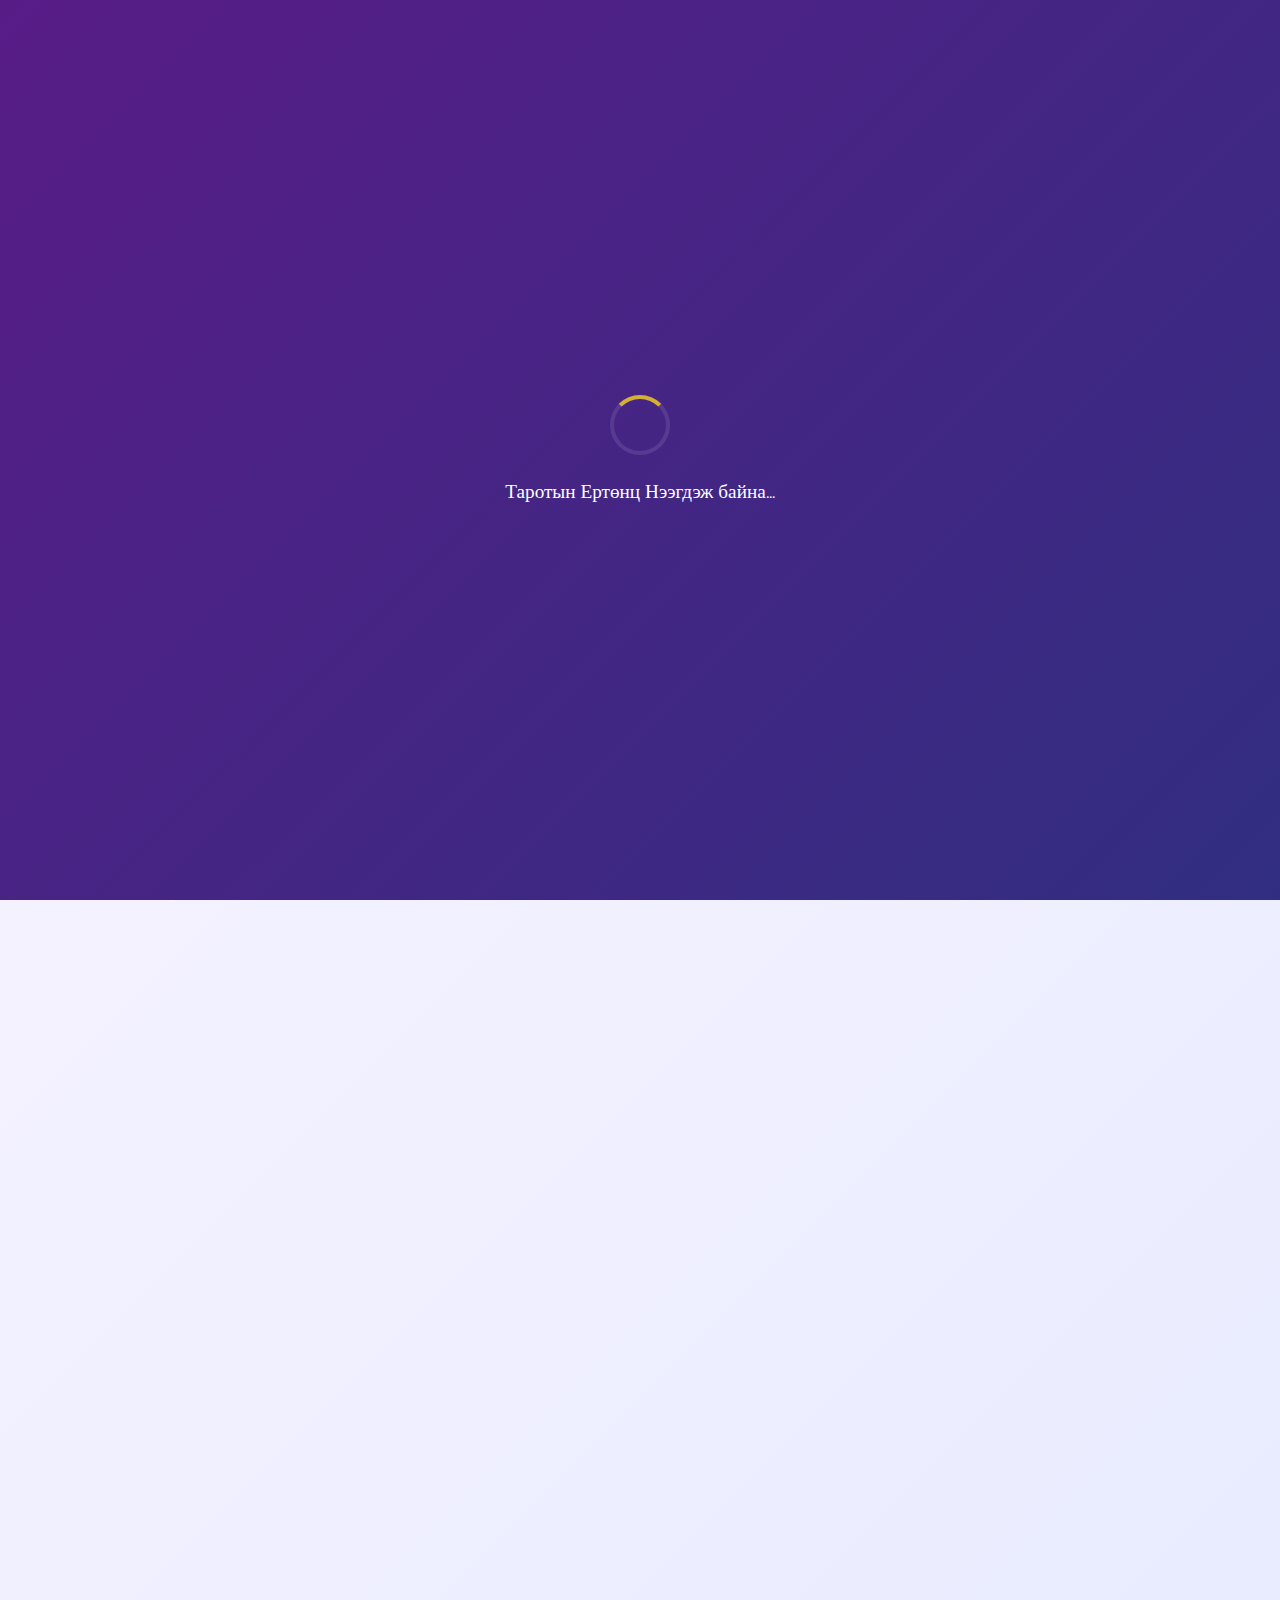
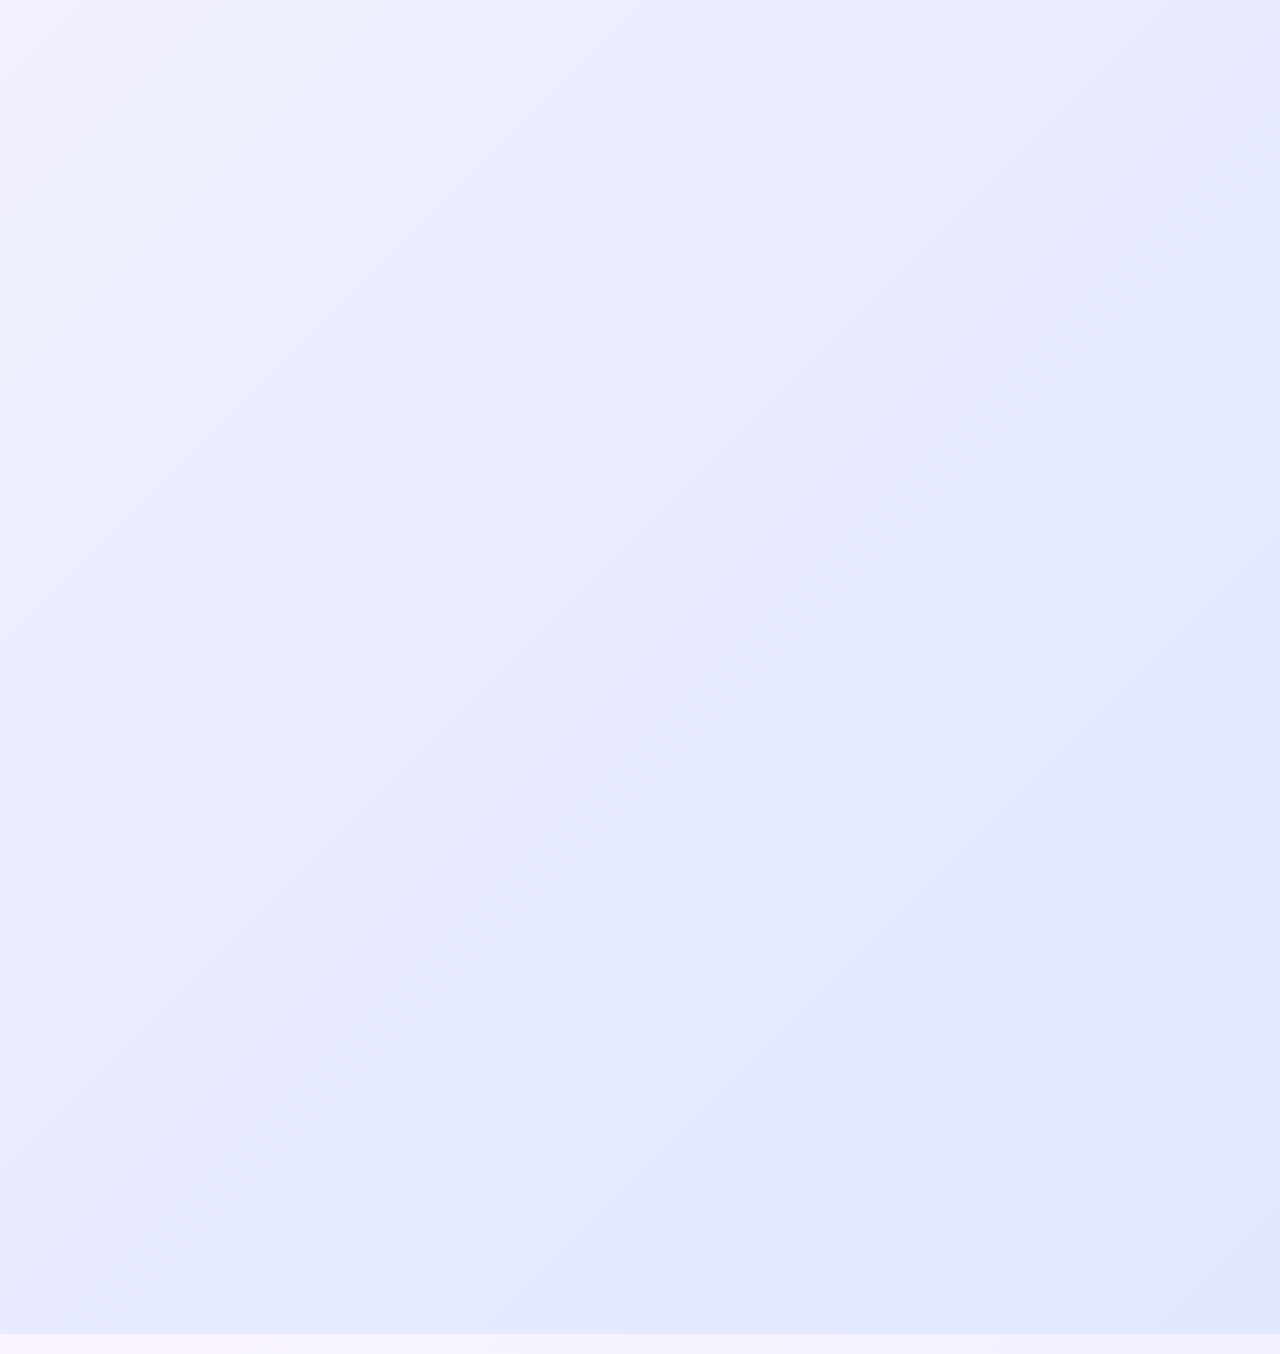
<file: index.html>
<!DOCTYPE html>
<html lang="en">
<head>
    <meta charset="UTF-8">
    <meta name="viewport" content="width=device-width, initial-scale=1.0">
    <title>Таротын Мэргэ - Tarot Reading</title>
    <link rel="stylesheet" href="https://cdnjs.cloudflare.com/ajax/libs/font-awesome/6.4.0/css/all.min.css">
    <link href="https://fonts.googleapis.com/css2?family=Inter:wght@300;400;500;600;700&family=Cinzel:wght@400;500;600;700&display=swap" rel="stylesheet">
     <link rel="stylesheet" href="styles.css">
     
   
</head>
<body>
    <!-- Буцах товч -->
<button id="global-back-button" class="back-button hidden" onclick="goBack()">
    <i class="fas fa-arrow-left"></i>
</button>
    <!-- Loading Screen -->
    <div id="loading" class="loading">
        <div class="loading-spinner"></div>
        <div class="loading-text">Таротын Ертөнц Нээгдэж байна...</div>
    </div>

    <!-- Particles Background -->
    <div id="particles" class="particles"></div>

    <!-- Star Field -->
    <div id="stars"></div>

    <!-- Floating Elements -->
    <div class="floating-element" style="top: 10%; left: 5%; font-size: 3rem;">✦</div>
    <div class="floating-element" style="top: 20%; right: 10%; font-size: 2rem;">♡</div>
    <div class="floating-element" style="bottom: 15%; left: 15%; font-size: 2.5rem;">☆</div>
    <div class="floating-element" style="bottom: 25%; right: 5%; font-size: 3rem;">☾</div>

    <!-- Home Page -->
    <div id="home-page" class="page">
        <!-- Navbar -->
        <nav class="navbar">
            <div class="container navbar-content">
                <div class="navbar-brand">
                    <i class="fas fa-moon"></i>
                    <span>Таротын Мэргэ</span>
                </div>
                <div class="navbar-links">
                    <a href="#home">Нүүр</a>
                    <a href="#about">Тухай</a>
                    <a href="#news">Мэдээ</a>
                    <a href="#blog">Блог</a>
                    <a href="#contact">Холбоо барих</a>
                    <div id="user-info" class="user-info hidden">
                        <span id="user-avatar">👤</span>
                        <span id="user-name">Батбаяр Доржхан</span>
                    </div>
                </div>
            </div>
        </nav>

        <!-- Hero Section -->
        <section class="hero">
           
            <div class="hero">
                <h1 class="hero-title">Таротын Мэргэ Авах</h1>
                <p class="hero-subtitle">Таны ирээдүйг нээж, удирдамж өгөх мэргэжлийн Tarot уншлага</p>
                
                <!-- Add these decorative tarot cards -->
                <div style="display: flex; justify-content: center; gap: 2rem; margin: 2rem 0;">
                    <div class="tarot-decoration"></div>
                    <div class="tarot-decoration moon-decoration"></div>
                    <div class="tarot-decoration star-decoration"></div>
                </div>
                
                <div id="login-button">
                    <button class="btn btn-blue btn-large" onclick="login()">
                        <i class="fab fa-facebook"></i> Facebook-аар нэвтрэх
                    </button>
                </div>
            </div>
            
        </section>

        <!-- Features Section -->
        <section class="features">
            <div class="container">
                <div class="grid grid-cols-1 md:grid-cols-3 gap-8">
                    <div class="card feature-card">
                        <div class="feature-icon">
                            <i class="fas fa-sparkles"></i>
                        </div>
                        <h3 class="feature-title">Tarot гэж юу вэ?</h3>
                        <p>Tarot бол 78 хөзрөөс бүрдсэн эртний зөгнөлийн систем юм. Энэ нь таны өнгөрсөн, одоо болон ирээдүйн талаар гүнзгий ойлголт өгдөг.</p>
                    </div>
                    
                    <div class="card feature-card">
                        <div class="feature-icon">
                            <i class="fas fa-star"></i>
                        </div>
                        <h3 class="feature-title">Юуг хэлж өгдөг вэ?</h3>
                        <p>Таротын хөзөр нь таны амьдралын янз бүрийн тал - хайр дурлал, карьер, санхүү, хувийн өсөлт зэрэгт удирдамж өгдөг.</p>
                    </div>
                    
                    <div class="card feature-card">
                        <div class="feature-icon">
                            <i class="fas fa-moon"></i>
                        </div>
                        <h3 class="feature-title">Хэрхэн ажилладаг вэ?</h3>
                        <p>Та 3 хөзөр сонгоно. Эдгээр нь өнгөрсөн, одоо, ирээдүйг илэрхийлж, таны асуудалд тодорхой хариулт өгнө.</p>
                    </div>
                </div>
            </div>
        </section>

        <!-- News Section -->
        <section id="news" class="news-section">
            <div class="container">
                <h2 class="section-title text-center">Сүүлийн үеийн мэдээ</h2>
                <p class="section-subtitle text-center">Таротын ертөнцийн шинэ мэдээ мэдээлэл</p>
                
                <div class="grid grid-cols-1 md:grid-cols-3 gap-8">
                    <div class="card news-card">
                        <div class="news-content">
                            <div class="news-header">
                                <div class="news-icon">🔮</div>
                                <span class="news-category">Урьдчилсан мэдээ</span>
                            </div>
                            <div class="news-date">2026-01-17</div>
                            <h3 class="news-title">2026 оны Таротын урьдчилсан мэдээ</h3>
                            <p class="news-excerpt">Энэ жил танд ямар өөрчлөлтүүд хүлээгдэж байна вэ? Таротын мэргэжилтнүүдийн урьдчилсан мэдээ...</p>
                            <a href="#" class="btn btn-primary">Унших →</a>
                        </div>
                    </div>
                    
                    <div class="card news-card">
                        <div class="news-content">
                            <div class="news-header">
                                <div class="news-icon">🌙</div>
                                <span class="news-category">Зөвлөгөө</span>
                            </div>
                            <div class="news-date">2026-01-16</div>
                            <h3 class="news-title">Шинэ сарны Tarot мэргэ</h3>
                            <p class="news-excerpt">Шинэ сарны үед Tarot уншлага хэрхэн хийх талаар мэдээлэл...</p>
                            <a href="#" class="btn btn-primary">Унших →</a>
                        </div>
                    </div>
                    
                    <div class="card news-card">
                        <div class="news-content">
                            <div class="news-header">
                                <div class="news-icon">⭐</div>
                                <span class="news-category">Өдрийн мэдээ</span>
                            </div>
                            <div class="news-date">2026-01-17</div>
                            <h3 class="news-title">Та өнөөдөр ямар хөзөр таарах вэ?</h3>
                            <p class="news-excerpt">Өдөр тутмын Tarot картын мэдээ - таны өнөөдрийн хөзөр...</p>
                            <a href="#" class="btn btn-primary">Унших →</a>
                        </div>
                    </div>
                </div>
            </div>
        </section>

        <!-- Blog Section -->
        <section id="blog" class="section-padding">
            <div class="container">
                <h2 class="section-title text-center">Таротын Блог</h2>
                <p class="section-subtitle text-center">Таротын ертөнцийн талаар илүү ихийг мэдээрэй</p>
                
                <div class="grid grid-cols-1 md:grid-cols-3 gap-8">
                    <div class="card blog-card">
                        <div class="blog-image">📜</div>
                        <div class="news-content">
                            <div class="news-date">2026-01-15</div>
                            <h3 class="news-title">Таротын түүх ба уламжлал</h3>
                            <p class="news-excerpt">Tarot хөзөр хэрхэн бий болж, өнөөдөр хэртэл хэрхэн хөгжсөн тухай...</p>
                            <a href="#" class="btn btn-primary">Дэлгэрэнгүй унших →</a>
                        </div>
                    </div>
                    
                    <div class="card blog-card">
                        <div class="blog-image">🔮</div>
                        <div class="news-content">
                            <div class="news-date">2026-01-10</div>
                            <h3 class="news-title">3 хөзрийн тархалт гэж юу вэ?</h3>
                            <p class="news-excerpt">Өнгөрсөн-Одоо-Ирээдүй тархалтын талаар дэлгэрэнгүй мэдээлэл...</p>
                            <a href="#" class="btn btn-primary">Дэлгэрэнгүй унших →</a>
                        </div>
                    </div>
                    
                    <div class="card blog-card">
                        <div class="blog-image">🎴</div>
                        <div class="news-content">
                            <div class="news-date">2026-01-05</div>
                            <h3 class="news-title">Major Arcana vs Minor Arcana</h3>
                            <p class="news-excerpt">Хоёр төрлийн таротын хөзрийн ялгаа, утга учир...</p>
                            <a href="#" class="btn btn-primary">Дэлгэрэнгүй унших →</a>
                        </div>
                    </div>
                </div>
            </div>
        </section>

        <!-- Footer -->
        <footer class="footer">
            <div class="container text-center">
                <h3 class="section-title" style="color: white; margin-bottom: 1rem;">Холбоо барих</h3>
                <p class="news-excerpt" style="color: white; margin-bottom: 0.5rem;">И-мэйл: info@tarot.mn</p>
                <p class="news-excerpt" style="color: white; margin-bottom: 2rem;">Утас: +976 9999-9999</p>
                <p style="color: var(--purple-300);">© 2026 Таротын Мэргэ. Бүх эрх хуулиар хамгаалагдсан.</p>
            </div>
        </footer>
    </div>

    <!-- Birth Date Page -->
    <div id="birthdate-page" class="page hidden">
        <nav class="navbar">
            <div class="container navbar-content">
                <div class="navbar-brand">
                    <i class="fas fa-moon"></i>
                    <span>Таротын Мэргэ</span>
                </div>
            </div>
        </nav>
        
        <section class="section-padding">
            <div class="container">
                <div class="card birthdate-form">
                    <div class="form-icon">
                        <i class="fas fa-calendar-alt"></i>
                    </div>
                    <h2 class="form-title">Төрсөн өдрөө оруулна уу</h2>
                    <input type="date" id="birthdate-input" class="form-input">
                    <button id="birthdate-submit" class="btn btn-primary" style="width: 100%;" onclick="submitBirthDate()">Үргэлжлүүлэх</button>
                </div>
            </div>
        </section>
    </div>

    <!-- Topics Page -->
    <div id="topics-page" class="page hidden">
        <nav class="navbar">
            <div class="container navbar-content">
                <div class="navbar-brand">
                    <i class="fas fa-moon"></i>
                    <span>Таротын Мэргэ</span>
                </div>
                <div class="user-info">
                    <span id="user-avatar-topics">👤</span>
                    <span id="user-name-topics">Батбаяр Доржхан</span>
                </div>
            </div>
        </nav>
        
        <section class="section-padding">
            <div class="container">
                <h2 class="section-title text-center">Сэдвээ сонгоно уу</h2>
                
                <div class="grid grid-cols-1 md:grid-cols-2 lg:grid-cols-4 gap-8 topics-grid">
                    <div class="card topic-card" onclick="selectTopic('general')">
                        <div class="topic-icon">
                            <i class="fas fa-sparkles"></i>
                        </div>
                        <h3 class="topic-title">Ерөнхий Tarot</h3>
                        <p class="news-excerpt">Амьдралын ерөнхий чиглэл болон удирдамж</p>
                    </div>
                    
                    <div class="card topic-card" onclick="selectTopic('2026')">
                        <div class="topic-icon">
                            <i class="fas fa-star"></i>
                        </div>
                        <h3 class="topic-title">2026 оны Tarot</h3>
                        <p class="news-excerpt">Энэ жилийн таны хувь заяа</p>
                    </div>
                    
                    <div class="card topic-card" onclick="selectTopic('love')">
                        <div class="topic-icon">
                            <i class="fas fa-heart"></i>
                        </div>
                        <h3 class="topic-title">Хайр Дурлал</h3>
                        <p class="news-excerpt">Таны хайрын харилцааны талаар</p>
                    </div>
                    
                    <div class="card topic-card" onclick="selectTopic('career')">
                        <div class="topic-icon">
                            <i class="fas fa-briefcase"></i>
                        </div>
                        <h3 class="topic-title">Карьер</h3>
                        <p class="news-excerpt">Ажил мэргэжлийн хөгжил</p>
                    </div>
                </div>
            </div>
        </section>
    </div>

    <!-- Tarot Cards Page -->
    <div id="tarot-page" class="page tarot-page hidden">
        <nav class="navbar">
            <div class="container navbar-content">
                <div class="navbar-brand">
                    <i class="fas fa-moon"></i>
                    <span>Таротын Мэргэ</span>
                </div>
                <div class="user-info">
                    <span id="user-avatar-tarot">👤</span>
                    <span id="user-name-tarot">Батбаяр Доржхан</span>
                </div>
            </div>
        </nav>
        
        <section class="section-padding">
            <div class="container">
                <h2 class="section-title text-center">3 хөзөр сонгоно уу</h2>
                <p id="selected-count" class="section-subtitle text-center">Сонгосон: 0/3</p>
                
                <div class="grid grid-cols-4 md:grid-cols-6 lg:grid-cols-11 gap-4 tarot-grid" id="tarot-cards-container">
                    <!-- Tarot cards will be dynamically added here -->
                </div>
                
                <div class="text-center mt-12">
                    <button class="btn btn-primary" onclick="resetSelection()" style="margin-top: 2rem;">
                        <i class="fas fa-redo"></i> Сонголтоо цуцлах
                    </button>
                </div>
            </div>
        </section>
    </div>

    <!-- Results Page -->
    <div id="result-page" class="page result-page hidden">
        <nav class="navbar">
            <div class="container navbar-content">
                <div class="navbar-brand">
                    <i class="fas fa-moon"></i>
                    <span>Таротын Мэргэ</span>
                </div>
                <div class="user-info">
                    <span id="user-avatar-result">👤</span>
                    <span id="user-name-result">Батбаяр Доржхан</span>
                </div>
            </div>
        </nav>
        
        <section class="section-padding">
            <div class="container">
                <h2 class="section-title text-center">Таны Таротын Мэргэ</h2>
                
                <div class="grid grid-cols-1 md:grid-cols-3 gap-8 result-grid" id="result-cards-container">
                    <!-- Result cards will be dynamically added here -->
                </div>
                
                <div class="text-center" style="margin-top: 3rem;">
                    <button class="btn btn-primary btn-large" onclick="resetReading()">
                        <i class="fas fa-redo"></i> Дахин мэргэлүүлэх
                    </button>
                </div>
            </div>
        </section>
    </div>

<script src="script.js"></script>
</body>
</html>
</file>
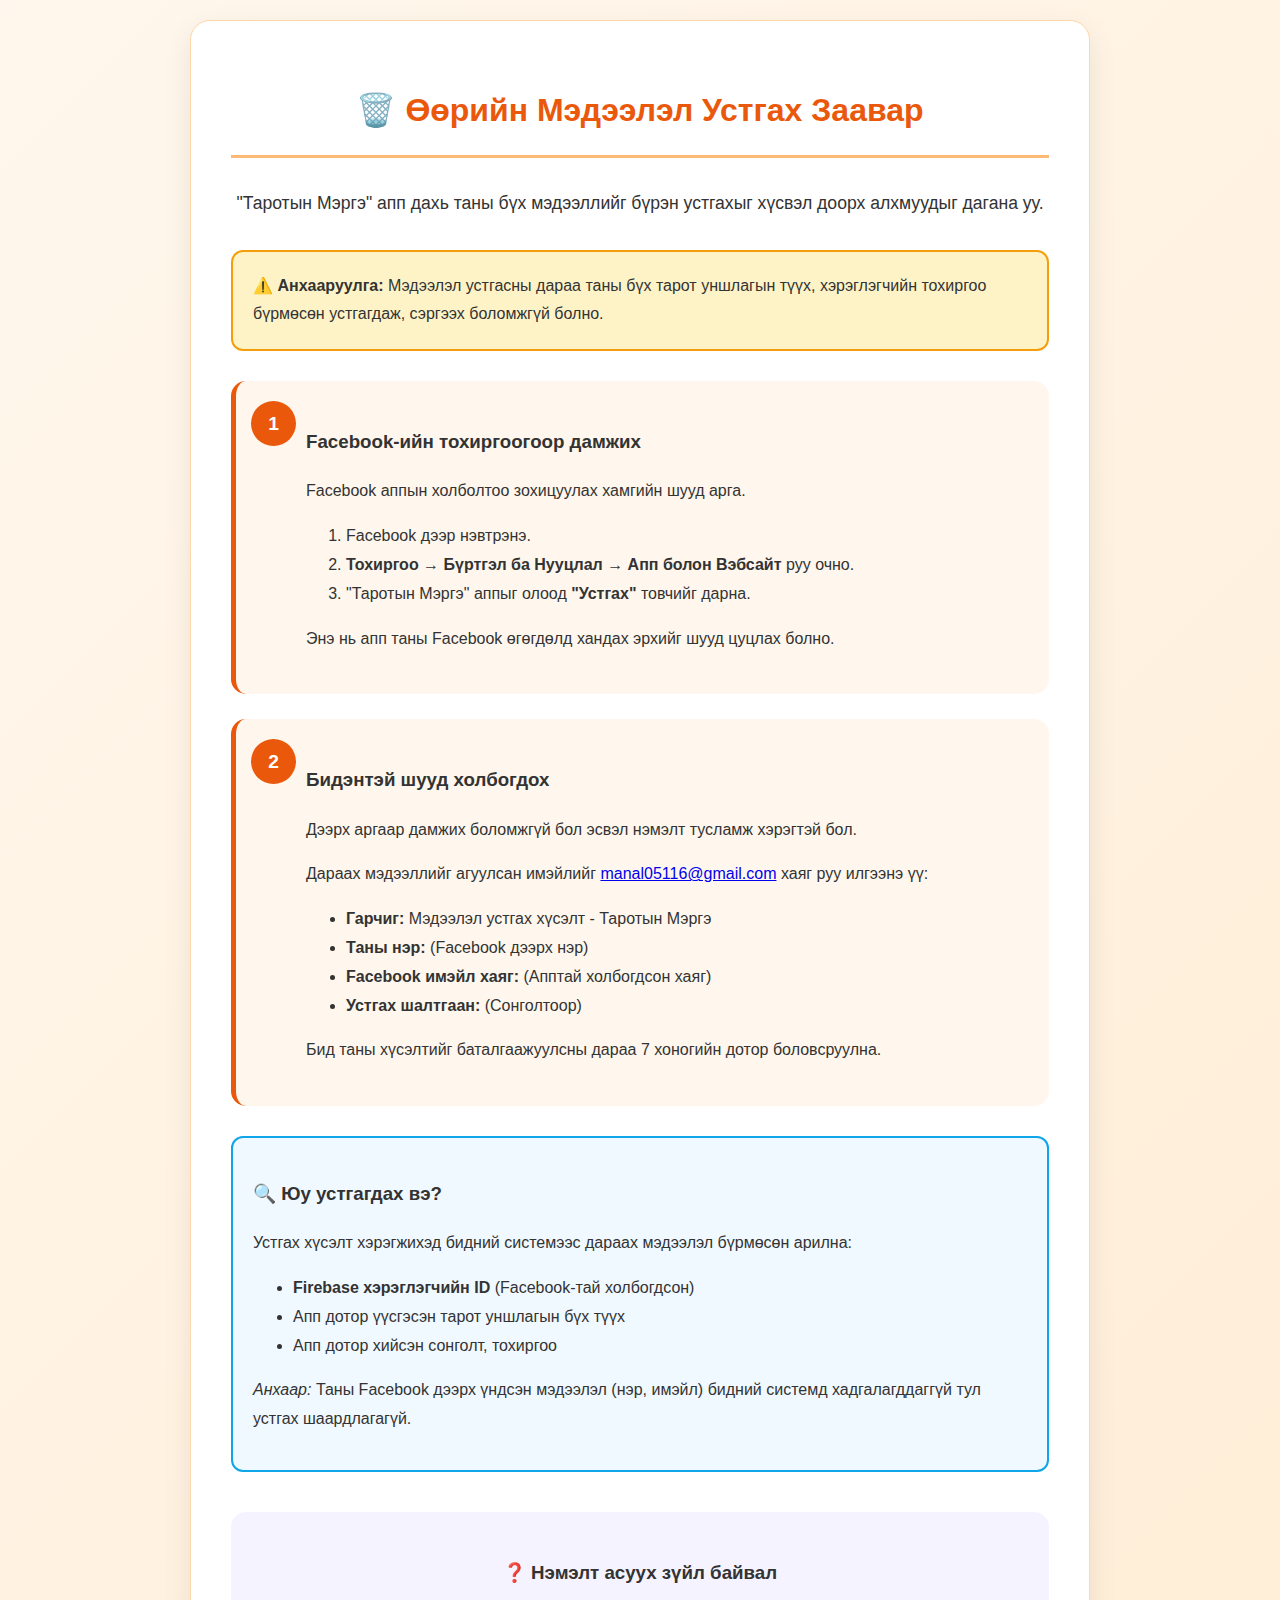
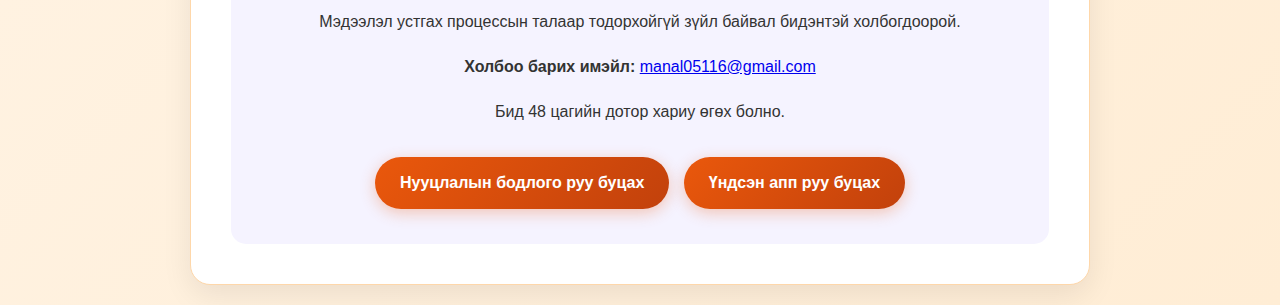
<file: delete-data.html>
<!DOCTYPE html>
<html lang="mn">
<head>
    <meta charset="UTF-8">
    <meta name="viewport" content="width=device-width, initial-scale=1.0">
    <title>Мэдээлэл Устгах Заавар - Таротын Мэргэ</title>
    <style>
        body {
            font-family: 'Segoe UI', Tahoma, Geneva, Verdana, sans-serif;
            line-height: 1.8;
            max-width: 900px;
            margin: 0 auto;
            padding: 20px;
            color: #333;
            background: linear-gradient(135deg, #fff7ed 0%, #ffedd5 100%);
        }
        .container {
            background: white;
            border-radius: 20px;
            padding: 40px;
            box-shadow: 0 10px 30px rgba(0,0,0,0.08);
            border: 1px solid #fed7aa;
        }
        h1 {
            color: #ea580c;
            text-align: center;
            border-bottom: 3px solid #fdba74;
            padding-bottom: 15px;
            margin-bottom: 30px;
        }
        .steps-container {
            counter-reset: step-counter;
        }
        .step {
            background: #fff7ed;
            padding: 25px;
            border-radius: 15px;
            margin-bottom: 25px;
            border-left: 5px solid #ea580c;
            position: relative;
            padding-left: 70px;
        }
        .step:before {
            counter-increment: step-counter;
            content: counter(step-counter);
            background: #ea580c;
            color: white;
            width: 45px;
            height: 45px;
            border-radius: 50%;
            display: flex;
            align-items: center;
            justify-content: center;
            font-weight: bold;
            font-size: 1.2em;
            position: absolute;
            left: 15px;
            top: 20px;
        }
        .warning-box {
            background: #fef3c7;
            border: 2px solid #f59e0b;
            padding: 20px;
            border-radius: 12px;
            margin: 30px 0;
        }
        .what-deleted {
            background: #f0f9ff;
            border: 2px solid #0ea5e9;
            padding: 20px;
            border-radius: 12px;
            margin: 30px 0;
        }
        .button {
            display: inline-block;
            background: linear-gradient(135deg, #ea580c 0%, #c2410c 100%);
            color: white;
            padding: 12px 25px;
            border-radius: 50px;
            text-decoration: none;
            font-weight: bold;
            margin: 10px 5px;
            transition: all 0.3s ease;
            box-shadow: 0 4px 15px rgba(234, 88, 12, 0.3);
        }
        .button:hover {
            transform: translateY(-3px);
            box-shadow: 0 6px 20px rgba(234, 88, 12, 0.4);
        }
        .contact-box {
            background: #f5f3ff;
            padding: 25px;
            border-radius: 15px;
            text-align: center;
            margin-top: 40px;
        }
        @media (max-width: 768px) {
            body {
                padding: 10px;
            }
            .container {
                padding: 20px;
            }
            .step {
                padding-left: 60px;
            }
        }
    </style>
</head>
<body>
    <div class="container">
        <h1>🗑️ Өөрийн Мэдээлэл Устгах Заавар</h1>
        <p style="text-align: center; font-size: 1.1em;">"Таротын Мэргэ" апп дахь таны бүх мэдээллийг бүрэн устгахыг хүсвэл доорх алхмуудыг дагана уу.</p>

        <div class="warning-box">
            <strong>⚠️ Анхааруулга:</strong> Мэдээлэл устгасны дараа таны бүх тарот уншлагын түүх, хэрэглэгчийн тохиргоо бүрмөсөн устгагдаж, сэргээх боломжгүй болно.
        </div>

        <div class="steps-container">
            <div class="step">
                <h3>Facebook-ийн тохиргоогоор дамжих</h3>
                <p>Facebook аппын холболтоо зохицуулах хамгийн шууд арга.</p>
                <ol>
                    <li>Facebook дээр нэвтрэнэ.</li>
                    <li><strong>Тохиргоо → Бүртгэл ба Нууцлал → Апп болон Вэбсайт</strong> руу очно.</li>
                    <li>"Таротын Мэргэ" аппыг олоод <strong>"Устгах"</strong> товчийг дарна.</li>
                </ol>
                <p>Энэ нь апп таны Facebook өгөгдөлд хандах эрхийг шууд цуцлах болно.</p>
            </div>

            <div class="step">
                <h3>Бидэнтэй шууд холбогдох</h3>
                <p>Дээрх аргаар дамжих боломжгүй бол эсвэл нэмэлт тусламж хэрэгтэй бол.</p>
                <p>Дараах мэдээллийг агуулсан имэйлийг <a href="mailto:manal05116@gmail.com">manal05116@gmail.com</a> хаяг руу илгээнэ үү:</p>
                <ul>
                    <li><strong>Гарчиг:</strong> Мэдээлэл устгах хүсэлт - Таротын Мэргэ</li>
                    <li><strong>Таны нэр:</strong> (Facebook дээрх нэр)</li>
                    <li><strong>Facebook имэйл хаяг:</strong> (Апптай холбогдсон хаяг)</li>
                    <li><strong>Устгах шалтгаан:</strong> (Сонголтоор)</li>
                </ul>
                <p>Бид таны хүсэлтийг баталгаажуулсны дараа 7 хоногийн дотор боловсруулна.</p>
            </div>
        </div>

        <div class="what-deleted">
            <h3>🔍 Юу устгагдах вэ?</h3>
            <p>Устгах хүсэлт хэрэгжихэд бидний системээс дараах мэдээлэл бүрмөсөн арилна:</p>
            <ul>
                <li><strong>Firebase хэрэглэгчийн ID</strong> (Facebook-тай холбогдсон)</li>
                <li>Апп дотор үүсгэсэн тарот уншлагын бүх түүх</li>
                <li>Апп дотор хийсэн сонголт, тохиргоо</li>
            </ul>
            <p><em>Анхаар:</em> Таны Facebook дээрх үндсэн мэдээлэл (нэр, имэйл) бидний системд хадгалагддаггүй тул устгах шаардлагагүй.</p>
        </div>

        <div class="contact-box">
            <h3>❓ Нэмэлт асуух зүйл байвал</h3>
            <p>Мэдээлэл устгах процессын талаар тодорхойгүй зүйл байвал бидэнтэй холбогдоорой.</p>
            <p><strong>Холбоо барих имэйл:</strong> <a href="mailto:manal05116@gmail.com">manal05116@gmail.com</a></p>
            <p>Бид 48 цагийн дотор хариу өгөх болно.</p>
            
            <div style="margin-top: 20px;">
                <a href="privacy.html" class="button">Нууцлалын бодлого руу буцах</a>
                <a href="index.html" class="button">Үндсэн апп руу буцах</a>
            </div>
        </div>
    </div>
</body>
</html>
</file>
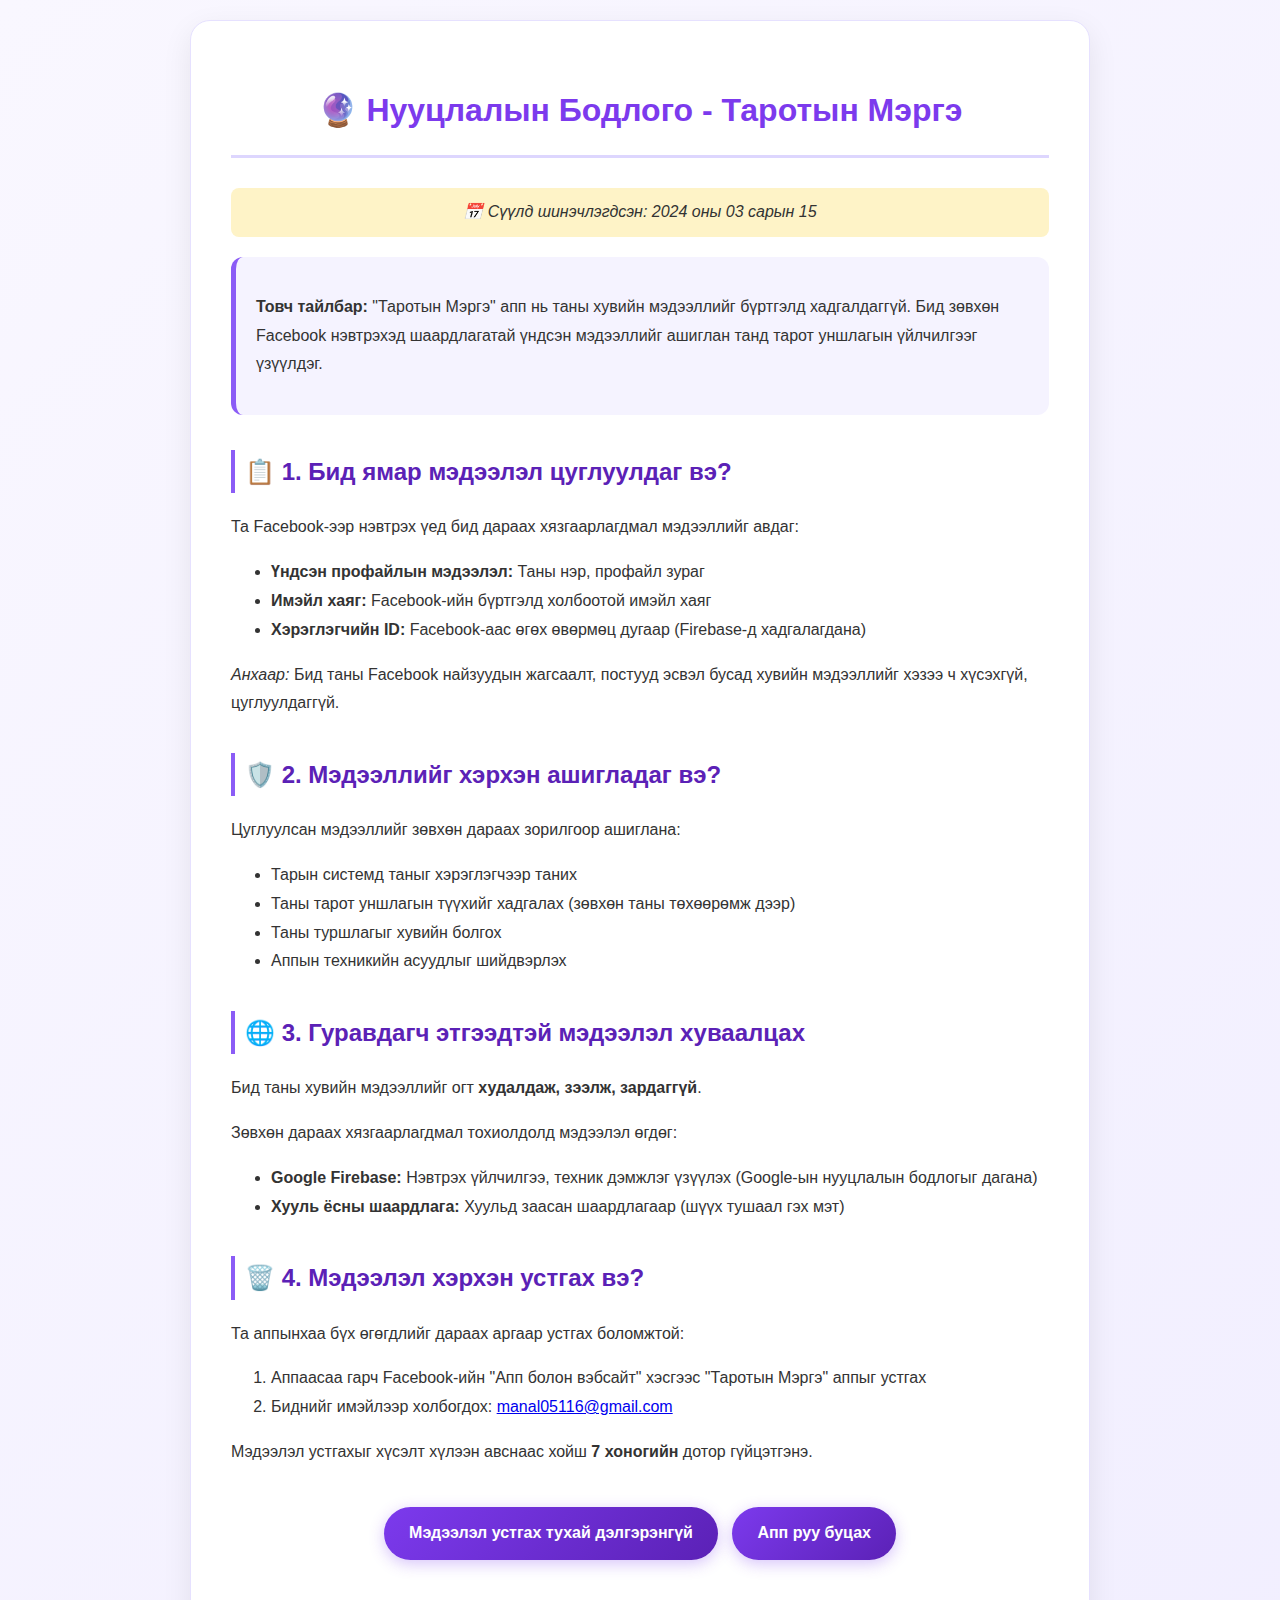
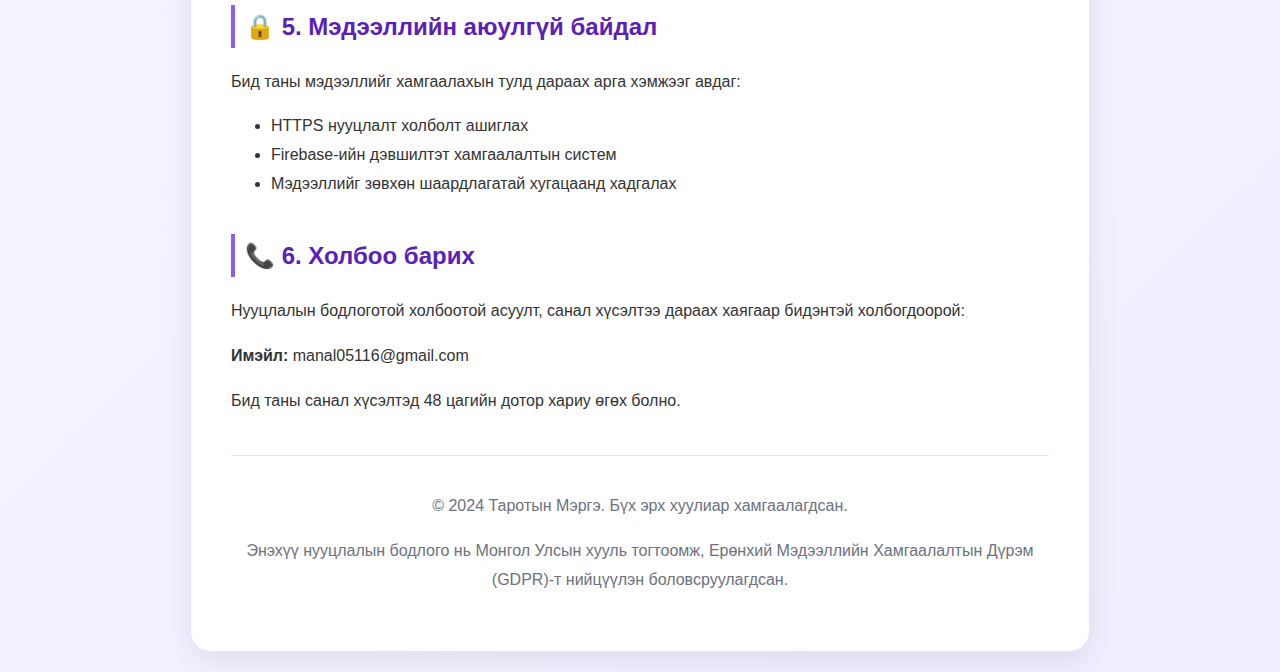
<file: privacy.html>
<!DOCTYPE html>
<html lang="mn">
<head>
    <meta charset="UTF-8">
    <meta name="viewport" content="width=device-width, initial-scale=1.0">
    <title>Нууцлалын Бодлого - Таротын Мэргэ</title>
    <style>
        body {
            font-family: 'Segoe UI', Tahoma, Geneva, Verdana, sans-serif;
            line-height: 1.8;
            max-width: 900px;
            margin: 0 auto;
            padding: 20px;
            color: #333;
            background: linear-gradient(135deg, #f9f7ff 0%, #f0edff 100%);
        }
        .container {
            background: white;
            border-radius: 20px;
            padding: 40px;
            box-shadow: 0 10px 30px rgba(0,0,0,0.08);
            border: 1px solid #e6e1ff;
        }
        h1 {
            color: #7c3aed;
            text-align: center;
            border-bottom: 3px solid #ddd6fe;
            padding-bottom: 15px;
            margin-bottom: 30px;
        }
        h2 {
            color: #5b21b6;
            margin-top: 35px;
            padding-left: 10px;
            border-left: 4px solid #8b5cf6;
        }
        .highlight {
            background-color: #f5f3ff;
            padding: 20px;
            border-radius: 12px;
            margin: 20px 0;
            border-left: 5px solid #8b5cf6;
        }
        .button {
            display: inline-block;
            background: linear-gradient(135deg, #7c3aed 0%, #5b21b6 100%);
            color: white;
            padding: 12px 25px;
            border-radius: 50px;
            text-decoration: none;
            font-weight: bold;
            margin: 10px 5px;
            transition: all 0.3s ease;
            box-shadow: 0 4px 15px rgba(124, 58, 237, 0.3);
        }
        .button:hover {
            transform: translateY(-3px);
            box-shadow: 0 6px 20px rgba(124, 58, 237, 0.4);
        }
        footer {
            text-align: center;
            margin-top: 40px;
            padding-top: 20px;
            border-top: 1px solid #e5e7eb;
            color: #6b7280;
        }
        .last-updated {
            background: #fef3c7;
            padding: 10px;
            border-radius: 8px;
            text-align: center;
            font-style: italic;
            margin: 20px 0;
        }
        @media (max-width: 768px) {
            body {
                padding: 10px;
            }
            .container {
                padding: 20px;
            }
        }
    </style>
</head>
<body>
    <div class="container">
        <h1>🔮 Нууцлалын Бодлого - Таротын Мэргэ</h1>
        
        <div class="last-updated">
            📅 Сүүлд шинэчлэгдсэн: 2024 оны 03 сарын 15
        </div>

        <div class="highlight">
            <p><strong>Товч тайлбар:</strong> "Таротын Мэргэ" апп нь таны хувийн мэдээллийг бүртгэлд хадгалдаггүй. Бид зөвхөн Facebook нэвтрэхэд шаардлагатай үндсэн мэдээллийг ашиглан танд тарот уншлагын үйлчилгээг үзүүлдэг.</p>
        </div>

        <h2>📋 1. Бид ямар мэдээлэл цуглуулдаг вэ?</h2>
        <p>Та Facebook-ээр нэвтрэх үед бид дараах хязгаарлагдмал мэдээллийг авдаг:</p>
        <ul>
            <li><strong>Үндсэн профайлын мэдээлэл:</strong> Таны нэр, профайл зураг</li>
            <li><strong>Имэйл хаяг:</strong> Facebook-ийн бүртгэлд холбоотой имэйл хаяг</li>
            <li><strong>Хэрэглэгчийн ID:</strong> Facebook-аас өгөх өвөрмөц дугаар (Firebase-д хадгалагдана)</li>
        </ul>
        <p><em>Анхаар:</em> Бид таны Facebook найзуудын жагсаалт, постууд эсвэл бусад хувийн мэдээллийг хэзээ ч хүсэхгүй, цуглуулдаггүй.</p>

        <h2>🛡️ 2. Мэдээллийг хэрхэн ашигладаг вэ?</h2>
        <p>Цуглуулсан мэдээллийг зөвхөн дараах зорилгоор ашиглана:</p>
        <ul>
            <li>Тарын системд таныг хэрэглэгчээр таних</li>
            <li>Таны тарот уншлагын түүхийг хадгалах (зөвхөн таны төхөөрөмж дээр)</li>
            <li>Таны туршлагыг хувийн болгох</li>
            <li>Аппын техникийн асуудлыг шийдвэрлэх</li>
        </ul>

        <h2>🌐 3. Гуравдагч этгээдтэй мэдээлэл хуваалцах</h2>
        <p>Бид таны хувийн мэдээллийг огт <strong>худалдаж, зээлж, зардаггүй</strong>.</p>
        <p>Зөвхөн дараах хязгаарлагдмал тохиолдолд мэдээлэл өгдөг:</p>
        <ul>
            <li><strong>Google Firebase:</strong> Нэвтрэх үйлчилгээ, техник дэмжлэг үзүүлэх (Google-ын нууцлалын бодлогыг дагана)</li>
            <li><strong>Хууль ёсны шаардлага:</strong> Хуульд заасан шаардлагаар (шүүх тушаал гэх мэт)</li>
        </ul>

        <h2>🗑️ 4. Мэдээлэл хэрхэн устгах вэ?</h2>
        <p>Та аппынхаа бүх өгөгдлийг дараах аргаар устгах боломжтой:</p>
        <ol>
            <li>Аппаасаа гарч Facebook-ийн "Апп болон вэбсайт" хэсгээс "Таротын Мэргэ" аппыг устгах</li>
            <li>Биднийг имэйлээр холбогдох: <a href="mailto:manal05116@gmail.com">manal05116@gmail.com</a></li>
        </ol>
        <p>Мэдээлэл устгахыг хүсэлт хүлээн авснаас хойш <strong>7 хоногийн</strong> дотор гүйцэтгэнэ.</p>
        
        <div style="text-align: center; margin: 30px 0;">
            <a href="delete-data.html" class="button">Мэдээлэл устгах тухай дэлгэрэнгүй</a>
            <a href="index.html" class="button">Апп руу буцах</a>
        </div>

        <h2>🔒 5. Мэдээллийн аюулгүй байдал</h2>
        <p>Бид таны мэдээллийг хамгаалахын тулд дараах арга хэмжээг авдаг:</p>
        <ul>
            <li>HTTPS нууцлалт холболт ашиглах</li>
            <li>Firebase-ийн дэвшилтэт хамгаалалтын систем</li>
            <li>Мэдээллийг зөвхөн шаардлагатай хугацаанд хадгалах</li>
        </ul>

        <h2>📞 6. Холбоо барих</h2>
        <p>Нууцлалын бодлоготой холбоотой асуулт, санал хүсэлтээ дараах хаягаар бидэнтэй холбогдоорой:</p>
        <p><strong>Имэйл:</strong> manal05116@gmail.com</p>
        <p>Бид таны санал хүсэлтэд 48 цагийн дотор хариу өгөх болно.</p>

        <footer>
            <p>© 2024 Таротын Мэргэ. Бүх эрх хуулиар хамгаалагдсан.</p>
            <p>Энэхүү нууцлалын бодлого нь Монгол Улсын хууль тогтоомж, Ерөнхий Мэдээллийн Хамгаалалтын Дүрэм (GDPR)-т нийцүүлэн боловсруулагдсан.</p>
        </footer>
    </div>
</body>
</html>
</file>
<file: styles.css>
* {
            margin: 0;
            padding: 0;
            box-sizing: border-box;
            font-family: 'Inter', sans-serif;
        }

        :root {
            --purple-50: #faf5ff;
            --purple-100: #f3e8ff;
            --purple-200: #e9d5ff;
            --purple-300: #d8b4fe;
            --purple-400: #c084fc;
            --purple-500: #a855f7;
            --purple-600: #9333ea;
            --purple-700: #7e22ce;
            --purple-800: #6b21a8;
            --purple-900: #581c87;
            --indigo-50: #eef2ff;
            --indigo-100: #e0e7ff;
            --indigo-200: #c7d2fe;
            --indigo-300: #a5b4fc;
            --indigo-400: #818cf8;
            --indigo-500: #6366f1;
            --indigo-600: #4f46e5;
            --indigo-700: #4338ca;
            --indigo-800: #3730a3;
            --indigo-900: #312e81;
            --gold: #d4af37;
            --gold-light: #f7ef8a;
            --bronze: #cd7f32;
            --silver: #c0c0c0;
        }

        /* Logout товчны стил */
            /* User info хэсгийн стил */
.user-info {
    display: flex;
    align-items: center;
    gap: 0.5rem;
    margin-left: 2rem;
    padding: 0.5rem 1rem;
    background: rgba(255, 255, 255, 0.1);
    border-radius: 20px;
    backdrop-filter: blur(10px);
    border: 1px solid rgba(255, 255, 255, 0.1);
}

#user-name {
    font-size: 0.9rem;
    font-weight: 500;
    color: white;
}

#user-avatar img {
    width: 32px !important;
    height: 32px !important;
    border-radius: 50%;
    border: 2px solid var(--purple-400);
}

/* Logout товчны стил */
.logout-btn {
    background: none;
    border: none;
    color: var(--purple-300);
    cursor: pointer;
    font-size: 1.2rem;
    padding: 0.5rem;
    border-radius: 50%;
    transition: all 0.3s ease;
    display: flex;
    align-items: center;
    justify-content: center;
    width: 36px;
    height: 36px;
    margin-left: 0.5rem;
}

.logout-btn:hover {
    background-color: rgba(139, 92, 246, 0.2);
    color: var(--purple-400);
    transform: rotate(180deg);
}

        body {
            background: linear-gradient(135deg, var(--purple-50) 0%, var(--indigo-100) 100%);
            min-height: 100vh;
            color: var(--gray-800);
            overflow-x: hidden;
        }
        /* Tarot Card Decorative Image */
.tarot-decoration {
    width: 100px;
    height: 150px;
    background: linear-gradient(45deg, #1a0b2e, #4a1e6e);
    border: 3px solid var(--gold);
    border-radius: 8px;
    position: relative;
    margin: 0 auto 20px;
    box-shadow: 0 10px 25px rgba(0, 0, 0, 0.3);
    overflow: hidden;
}

.tarot-decoration:before {
    content: '';
    position: absolute;
    top: 0;
    left: 0;
    right: 0;
    bottom: 0;
    background: 
        radial-gradient(circle at 30% 30%, rgba(212, 175, 55, 0.2) 0%, transparent 50%),
        radial-gradient(circle at 70% 70%, rgba(147, 51, 234, 0.2) 0%, transparent 50%);
}

.tarot-decoration:after {
    content: '🃏';
    position: absolute;
    top: 50%;
    left: 50%;
    transform: translate(-50%, -50%);
    font-size: 3rem;
    color: var(--gold);
    text-shadow: 0 0 10px rgba(212, 175, 55, 0.5);
}

/* Moon Tarot Card */
.moon-decoration {
    background: linear-gradient(45deg, #2d1b69, #4a1e6e);
    border-color: var(--silver);
}

.moon-decoration:after {
    content: '🌙';
    color: var(--silver);
    text-shadow: 0 0 10px rgba(192, 192, 192, 0.5);
}

/* Star Tarot Card */
.star-decoration {
    background: linear-gradient(45deg, #1a0b2e, #302b63);
    border-color: var(--gold-light);
}
.back-button {
    background: rgba(255, 255, 255, 0.1);
    color: white;
    border: 1px solid rgba(255, 255, 255, 0.3);
    border-radius: 50%;
    width: 50px;
    height: 50px;
    display: flex;
    align-items: center;
    justify-content: center;
    cursor: pointer;
    transition: all 0.3s ease;
    position: fixed;
    top: 90px;
    left: 20px;
    z-index: 1000;
    backdrop-filter: blur(10px);
    font-size: 1.5rem;
}

.back-button:hover {
    background: rgba(255, 255, 255, 0.2);
    transform: translateX(-3px);
    box-shadow: 0 5px 15px rgba(0, 0, 0, 0.2);
}

.back-button i {
    font-size: 1.5rem;
}
.star-decoration:after {
    content: '⭐';
    color: var(--gold-light);
    text-shadow: 0 0 10px rgba(247, 239, 138, 0.5);
}
        .container {
            max-width: 1280px;
            margin: 0 auto;
            padding: 0 1.5rem;
        }

        .btn {
            display: inline-block;
            padding: 0.75rem 1.5rem;
            border-radius: 0.5rem;
            font-weight: 600;
            text-decoration: none;
            cursor: pointer;
            transition: all 0.3s ease;
            border: none;
            font-size: 1rem;
        }

        .btn-primary {
            background: linear-gradient(135deg, var(--purple-600) 0%, var(--indigo-600) 100%);
            color: white;
            position: relative;
            overflow: hidden;
        }

        .btn-primary:hover {
            transform: translateY(-2px);
            box-shadow: 0 10px 25px rgba(147, 51, 234, 0.3);
        }

        .btn-primary:after {
            content: '';
            position: absolute;
            top: -50%;
            left: -60%;
            width: 40%;
            height: 200%;
            background: rgba(255, 255, 255, 0.2);
            transform: rotate(30deg);
            transition: all 0.5s ease;
        }

        .btn-primary:hover:after {
            left: 120%;
        }

        .btn-large {
            padding: 1rem 2rem;
            font-size: 1.125rem;
        }

        .card {
            background-color: white;
            border-radius: 1rem;
            box-shadow: 0 10px 25px rgba(0, 0, 0, 0.05);
            transition: all 0.4s ease;
            overflow: hidden;
            position: relative;
        }

        .card:hover {
            box-shadow: 0 20px 40px rgba(0, 0, 0, 0.15);
            transform: translateY(-8px);
        }

        .text-center {
            text-align: center;
        }

        .section-title {
            font-size: 2.5rem;
            font-weight: 700;
            color: var(--purple-900);
            margin-bottom: 1rem;
            font-family: 'Cinzel', serif;
            position: relative;
            display: inline-block;
        }

        .section-title:after {
            content: '';
            position: absolute;
            bottom: -8px;
            left: 50%;
            transform: translateX(-50%);
            width: 60px;
            height: 3px;
            background: linear-gradient(90deg, var(--purple-600), var(--indigo-600));
            border-radius: 3px;
        }

        .section-subtitle {
            font-size: 1.125rem;
            color: var(--gray-600);
            margin-bottom: 3rem;
        }

        .section-padding {
            padding: 5rem 0;
        }

        .grid {
            display: grid;
            gap: 2rem;
        }

        .grid-cols-1 {
            grid-template-columns: 1fr;
        }

        .grid-cols-2 {
            grid-template-columns: repeat(2, 1fr);
        }

        .grid-cols-3 {
            grid-template-columns: repeat(3, 1fr);
        }

        .grid-cols-4 {
            grid-template-columns: repeat(4, 1fr);
        }

        .grid-cols-5 {
            grid-template-columns: repeat(5, 1fr);
        }

        .grid-cols-11 {
            grid-template-columns: repeat(11, 1fr);
        }

        @media (min-width: 768px) {
            .md\:grid-cols-2 {
                grid-template-columns: repeat(2, 1fr);
            }
            
            .md\:grid-cols-3 {
                grid-template-columns: repeat(3, 1fr);
            }
            
            .md\:grid-cols-4 {
                grid-template-columns: repeat(4, 1fr);
            }
            
            .md\:grid-cols-6 {
                grid-template-columns: repeat(6, 1fr);
            }
        }

        @media (min-width: 1024px) {
            .lg\:grid-cols-4 {
                grid-template-columns: repeat(4, 1fr);
            }
            
            .lg\:grid-cols-11 {
                grid-template-columns: repeat(11, 1fr);
            }
        }

        .hidden {
            display: none !important;
        }

        .page {
            min-height: 100vh;
            display: flex;
            flex-direction: column;
            opacity: 0;
            transform: translateY(20px);
            animation: fadeInUp 0.8s ease forwards;
        }

        @keyframes fadeInUp {
            to {
                opacity: 1;
                transform: translateY(0);
            }
        }

        /* Animated Background Elements */
        .floating-element {
            position: fixed;
            z-index: -1;
            opacity: 0.1;
            animation: float 20s infinite ease-in-out;
        }

        .floating-element:nth-child(odd) {
            animation-delay: -10s;
        }

        @keyframes float {
            0%, 100% {
                transform: translateY(0) rotate(0deg);
            }
            33% {
                transform: translateY(-30px) rotate(120deg);
            }
            66% {
                transform: translateY(20px) rotate(240deg);
            }
        }

        /* Navbar Styles */
        .navbar {
            background: linear-gradient(90deg, var(--purple-900) 0%, var(--indigo-900) 100%);
            color: white;
            box-shadow: 0 4px 30px rgba(0, 0, 0, 0.2);
            position: relative;
            z-index: 100;
        }

        .navbar:before {
            content: '';
            position: absolute;
            top: 0;
            left: 0;
            right: 0;
            height: 3px;
            background: linear-gradient(90deg, var(--gold), var(--silver), var(--bronze));
            animation: shimmer 3s infinite;
        }

        @keyframes shimmer {
            0% { background-position: -200px 0; }
            100% { background-position: 200px 0; }
        }

        .navbar-content {
            display: flex;
            justify-content: space-between;
            align-items: center;
            padding: 1rem 0;
        }

        .navbar-brand {
            display: flex;
            align-items: center;
            gap: 0.75rem;
            font-size: 1.5rem;
            font-weight: 700;
            font-family: 'Cinzel', serif;
        }

        .navbar-links {
            display: flex;
            align-items: center;
            gap: 1.5rem;
        }

        .navbar-links a {
            color: white;
            text-decoration: none;
            transition: all 0.3s ease;
            position: relative;
            padding: 0.5rem 0;
        }

        .navbar-links a:after {
            content: '';
            position: absolute;
            bottom: 0;
            left: 0;
            width: 0;
            height: 2px;
            background: var(--gold);
            transition: width 0.3s ease;
        }

        .navbar-links a:hover {
            color: var(--gold-light);
        }

        .navbar-links a:hover:after {
            width: 100%;
        }

        .user-info {
            display: flex;
            align-items: center;
            gap: 0.5rem;
            background-color: rgba(255, 255, 255, 0.1);
            padding: 0.5rem 1rem;
            border-radius: 9999px;
            backdrop-filter: blur(10px);
            border: 1px solid rgba(255, 255, 255, 0.2);
        }

        /* Home Page */
        .hero {
            text-align: center;
            padding: 5rem 0;
            max-width: 48rem;
            margin: 0 auto;
            position: relative;
        }

        .hero-title {
            font-size: 3.5rem;
            font-weight: 700;
            color: var(--purple-900);
            margin-bottom: 1.5rem;
            font-family: 'Cinzel', serif;
            text-shadow: 2px 2px 4px rgba(0, 0, 0, 0.1);
            background: linear-gradient(135deg, var(--purple-700), var(--indigo-700));
            -webkit-background-clip: text;
            -webkit-text-fill-color: transparent;
            background-clip: text;
        }

        .hero-subtitle {
            font-size: 1.25rem;
            color: var(--gray-700);
            margin-bottom: 2.5rem;
            line-height: 1.6;
        }

        /* Features Section */
        .features {
            padding: 5rem 0;
            position: relative;
        }

        .feature-card {
            padding: 2rem;
            height: 100%;
            border: 1px solid rgba(147, 51, 234, 0.1);
        }

        .feature-icon {
            width: 4rem;
            height: 4rem;
            background: linear-gradient(135deg, var(--purple-600) 0%, var(--indigo-600) 100%);
            border-radius: 50%;
            display: flex;
            align-items: center;
            justify-content: center;
            margin: 0 auto 1.5rem;
            color: white;
            font-size: 1.5rem;
            box-shadow: 0 10px 20px rgba(147, 51, 234, 0.2);
            transition: all 0.3s ease;
        }

        .feature-card:hover .feature-icon {
            transform: scale(1.1) rotate(5deg);
        }

        .feature-title {
            font-size: 1.5rem;
            font-weight: 700;
            color: var(--gray-800);
            margin-bottom: 0.75rem;
            text-align: center;
        }

        /* News Section */
        .news-section {
            background: linear-gradient(135deg, var(--purple-50) 0%, var(--indigo-50) 100%);
            padding: 5rem 0;
            position: relative;
            overflow: hidden;
        }

        .news-section:before {
            content: '✦';
            position: absolute;
            top: 50%;
            left: 50%;
            transform: translate(-50%, -50%);
            font-size: 20rem;
            color: rgba(147, 51, 234, 0.03);
            z-index: 0;
        }

        .news-card {
            border-top: 4px solid var(--purple-600);
            height: 100%;
            position: relative;
            z-index: 1;
        }

        .news-content {
            padding: 1.5rem;
        }

        .news-header {
            display: flex;
            align-items: center;
            justify-content: space-between;
            margin-bottom: 0.75rem;
        }

        .news-icon {
            font-size: 2rem;
            animation: pulse 2s infinite;
        }

        @keyframes pulse {
            0%, 100% { transform: scale(1); }
            50% { transform: scale(1.1); }
        }

        .news-category {
            background-color: var(--purple-100);
            color: var(--purple-700);
            padding: 0.25rem 0.75rem;
            border-radius: 9999px;
            font-size: 0.875rem;
            font-weight: 600;
        }

        .news-date {
            font-size: 0.875rem;
            color: var(--gray-500);
            margin-bottom: 0.5rem;
        }

        .news-title {
            font-size: 1.25rem;
            font-weight: 700;
            color: var(--gray-800);
            margin-bottom: 0.75rem;
        }

        .news-excerpt {
            color: var(--gray-600);
            margin-bottom: 1rem;
            line-height: 1.6;
        }

        /* Blog Section */
        .blog-card {
            height: 100%;
            overflow: hidden;
        }

        .blog-image {
            background: linear-gradient(135deg, var(--purple-600) 0%, var(--indigo-800) 100%);
            height: 12rem;
            display: flex;
            align-items: center;
            justify-content: center;
            font-size: 3rem;
            position: relative;
            overflow: hidden;
        }

        .blog-image:before {
            content: '';
            position: absolute;
            top: 0;
            left: -100%;
            width: 100%;
            height: 100%;
            background: linear-gradient(90deg, transparent, rgba(255, 255, 255, 0.2), transparent);
            animation: shine 3s infinite;
        }

        @keyframes shine {
            to {
                left: 100%;
            }
        }

        /* Footer */
        .footer {
            background: linear-gradient(90deg, var(--purple-900) 0%, var(--indigo-900) 100%);
            color: white;
            padding: 3rem 0;
            margin-top: 4rem;
            position: relative;
        }

        .footer:before {
            content: '';
            position: absolute;
            top: 0;
            left: 0;
            right: 0;
            height: 3px;
            background: linear-gradient(90deg, var(--gold), var(--silver), var(--bronze));
        }

        /* Birth Date Page */
        .birthdate-form {
            max-width: 28rem;
            margin: 0 auto;
            padding: 2.5rem;
            border: 1px solid rgba(147, 51, 234, 0.2);
            background: white;
        }

        .form-icon {
            width: 5rem;
            height: 5rem;
            background: linear-gradient(135deg, var(--purple-600) 0%, var(--indigo-600) 100%);
            color: white;
            border-radius: 50%;
            margin: 0 auto 1.5rem;
            display: flex;
            align-items: center;
            justify-content: center;
            font-size: 2rem;
            box-shadow: 0 10px 20px rgba(147, 51, 234, 0.2);
            animation: floatIcon 3s infinite ease-in-out;
        }

        @keyframes floatIcon {
            0%, 100% { transform: translateY(0); }
            50% { transform: translateY(-10px); }
        }

        .form-title {
            font-size: 1.875rem;
            font-weight: 700;
            text-align: center;
            color: var(--gray-800);
            margin-bottom: 1.5rem;
            font-family: 'Cinzel', serif;
        }

        .form-input {
            width: 100%;
            padding: 0.75rem 1rem;
            border: 2px solid var(--purple-300);
            border-radius: 0.5rem;
            font-size: 1rem;
            margin-bottom: 1.5rem;
            transition: all 0.3s ease;
        }

        .form-input:focus {
            outline: none;
            border-color: var(--purple-600);
            box-shadow: 0 0 0 3px rgba(147, 51, 234, 0.1);
        }

        /* Topics Page */
        .topics-grid {
            max-width: 80rem;
            margin: 0 auto;
        }

        .topic-card {
            padding: 2rem;
            text-align: center;
            cursor: pointer;
            border: 1px solid rgba(147, 51, 234, 0.1);
            transition: all 0.4s ease;
        }

        .topic-card:hover {
            transform: translateY(-10px) scale(1.02);
            border-color: var(--purple-400);
            box-shadow: 0 20px 40px rgba(147, 51, 234, 0.15);
        }

        .topic-icon {
            width: 3.5rem;
            height: 3.5rem;
            background: linear-gradient(135deg, var(--purple-600) 0%, var(--indigo-600) 100%);
            color: white;
            border-radius: 50%;
            margin: 0 auto 1rem;
            display: flex;
            align-items: center;
            justify-content: center;
            font-size: 1.5rem;
            transition: all 0.3s ease;
        }

        .topic-card:hover .topic-icon {
            transform: rotate(15deg) scale(1.1);
        }

        .topic-title {
            font-size: 1.5rem;
            font-weight: 700;
            color: var(--gray-800);
            margin-bottom: 0.75rem;
            font-family: 'Cinzel', serif;
        }

        /* Tarot Cards Page */
        .tarot-page {
            background: linear-gradient(135deg, #0f0c29, #302b63, #24243e);
            color: white;
        }

        .tarot-grid {
            max-width: 90rem;
            margin: 0 auto;
        }

        .tarot-card {
            cursor: pointer;
            transition: all 0.5s ease;
            perspective: 1000px;
            position: relative;
        }

        .tarot-card:hover {
            transform: translateY(-15px);
        }

        .tarot-card.selected {
            transform: scale(0.95);
            opacity: 0.8;
        }

        .tarot-card-inner {
            position: relative;
            width: 100%;
            height: 100%;
            text-align: center;
            transition: transform 0.8s;
            transform-style: preserve-3d;
            box-shadow: 0 15px 35px rgba(0, 0, 0, 0.2);
            border-radius: 1rem;
            overflow: hidden;
        }

        .tarot-card.flipped .tarot-card-inner {
            transform: rotateY(180deg);
        }

        .tarot-card-front, .tarot-card-back {
            position: absolute;
            width: 100%;
            height: 100%;
            -webkit-backface-visibility: hidden;
            backface-visibility: hidden;
            border-radius: 1rem;
            display: flex;
            flex-direction: column;
            align-items: center;
            justify-content: center;
            padding: 1rem;
        }

        .tarot-card-front {
            background: linear-gradient(45deg, #1a0b2e, #4a1e6e);
            border: 2px solid var(--gold);
            position: relative;
            overflow: hidden;
        }

        .tarot-card-front:before {
            content: '';
            position: absolute;
            top: -50%;
            left: -50%;
            width: 200%;
            height: 200%;
            background: linear-gradient(45deg, transparent, rgba(255, 255, 255, 0.1), transparent);
            transform: rotate(45deg);
            animation: cardShine 3s infinite;
        }

        @keyframes cardShine {
            0% { transform: translateX(-100%) translateY(-100%) rotate(45deg); }
            100% { transform: translateX(100%) translateY(100%) rotate(45deg); }
        }

        .tarot-card-back {
            background: linear-gradient(45deg, #2d1b69, #4a1e6e);
            border: 2px solid var(--gold);
            transform: rotateY(180deg);
            color: white;
            text-align: center;
            padding: 1.5rem;
        }

        .tarot-symbol {
            font-size: 2.5rem;
            margin-bottom: 0.5rem;
            color: var(--gold);
            text-shadow: 0 0 10px rgba(212, 175, 55, 0.5);
        }

        .tarot-name {
            font-size: 0.9rem;
            font-weight: 700;
            color: white;
            margin-bottom: 0.5rem;
            font-family: 'Cinzel', serif;
        }

        .tarot-meaning {
            font-size: 0.7rem;
            color: rgba(255, 255, 255, 0.9);
            line-height: 1.3;
        }

        .tarot-glow {
            position: absolute;
            top: 0;
            left: 0;
            width: 100%;
            height: 100%;
            border-radius: 1rem;
            box-shadow: 0 0 20px rgba(212, 175, 55, 0.5);
            opacity: 0;
            transition: opacity 0.3s ease;
        }

        .tarot-card:hover .tarot-glow {
            opacity: 1;
        }

        /* Results Page */
        .result-page {
            background: linear-gradient(135deg, #1a0b2e, #302b63);
            color: white;
        }

        .result-grid {
            max-width: 64rem;
            margin: 0 auto;
        }

        .result-card {
            padding: 2rem;
            background: rgba(255, 255, 255, 0.05);
            backdrop-filter: blur(10px);
            border: 1px solid rgba(212, 175, 55, 0.3);
            border-radius: 1rem;
            transition: all 0.3s ease;
        }

        .result-card:hover {
            border-color: var(--gold);
            transform: translateY(-5px);
        }

        .result-position {
            background: linear-gradient(135deg, var(--purple-600) 0%, var(--indigo-600) 100%);
            color: white;
            padding: 0.5rem 1.5rem;
            border-radius: 9999px;
            font-weight: 700;
            display: inline-block;
            margin-bottom: 1.5rem;
            font-family: 'Cinzel', serif;
        }

        .result-image {
            aspect-ratio: 2/3;
            background: linear-gradient(45deg, #1a0b2e, #4a1e6e);
            border-radius: 1rem;
            margin-bottom: 1.5rem;
            display: flex;
            align-items: center;
            justify-content: center;
            border: 2px solid var(--gold);
            position: relative;
            overflow: hidden;
        }

        .result-image:before {
            content: '';
            position: absolute;
            top: 0;
            left: 0;
            right: 0;
            bottom: 0;
            background: radial-gradient(circle at center, transparent 30%, rgba(212, 175, 55, 0.1) 70%);
            animation: pulseGlow 2s infinite alternate;
        }

        @keyframes pulseGlow {
            from { opacity: 0.3; }
            to { opacity: 0.7; }
        }

        .result-icon {
            width: 4rem;
            height: 4rem;
            color: var(--gold);
            z-index: 1;
        }

        .result-title {
            font-size: 1.5rem;
            font-weight: 700;
            color: var(--gold);
            margin-bottom: 0.5rem;
            text-align: center;
            font-family: 'Cinzel', serif;
        }

        .result-meaning {
            color: rgba(255, 255, 255, 0.9);
            text-align: center;
            line-height: 1.6;
        }

        /* Particles Background */
        .particles {
            position: fixed;
            top: 0;
            left: 0;
            width: 100%;
            height: 100%;
            z-index: -2;
            pointer-events: none;
        }

        .particle {
            position: absolute;
            width: 4px;
            height: 4px;
            background: rgba(147, 51, 234, 0.3);
            border-radius: 50%;
            animation: floatParticle 20s infinite linear;
        }

        @keyframes floatParticle {
            0% {
                transform: translateY(100vh) translateX(0);
                opacity: 0;
            }
            10% {
                opacity: 1;
            }
            90% {
                opacity: 1;
            }
            100% {
                transform: translateY(-100px) translateX(100px);
                opacity: 0;
            }
        }

        /* Responsive Adjustments */
        @media (max-width: 768px) {
            .hero-title {
                font-size: 2.5rem;
            }
            
            .section-title {
                font-size: 2rem;
            }
            
            .navbar-links {
                display: none;
            }
            
            .grid-cols-11, .md\:grid-cols-6, .lg\:grid-cols-11 {
                grid-template-columns: repeat(4, 1fr);
            }
            
            .tarot-card {
                font-size: 0.8rem;
            }
        }
        .btn-blue{
            background: linear-gradient(135deg, #1877F2 0%, #166FE5 100%);
        }
        
        /* Loading Animation */
        .loading {
            position: fixed;
            top: 0;
            left: 0;
            width: 100%;
            height: 100%;
            background: linear-gradient(135deg, var(--purple-900), var(--indigo-900));
            display: flex;
            flex-direction: column;
            align-items: center;
            justify-content: center;
            z-index: 9999;
            transition: opacity 0.5s ease;
        }

        .loading.hidden {
            opacity: 0;
            pointer-events: none;
        }

        .loading-spinner {
            width: 60px;
            height: 60px;
            border: 4px solid rgba(255, 255, 255, 0.1);
            border-top-color: var(--gold);
            border-radius: 50%;
            animation: spin 1s linear infinite;
            margin-bottom: 1.5rem;
        }

        @keyframes spin {
            to { transform: rotate(360deg); }
        }

        .loading-text {
            color: white;
            font-size: 1.2rem;
            font-family: 'Cinzel', serif;
        }

        /* Star Field */
        .star {
            position: fixed;
            background-color: white;
            border-radius: 50%;
            z-index: -1;
            animation: twinkle 2s infinite alternate;
        }

        @keyframes twinkle {
            0% { opacity: 0.2; }
            100% { opacity: 1; }
        }
</file>
